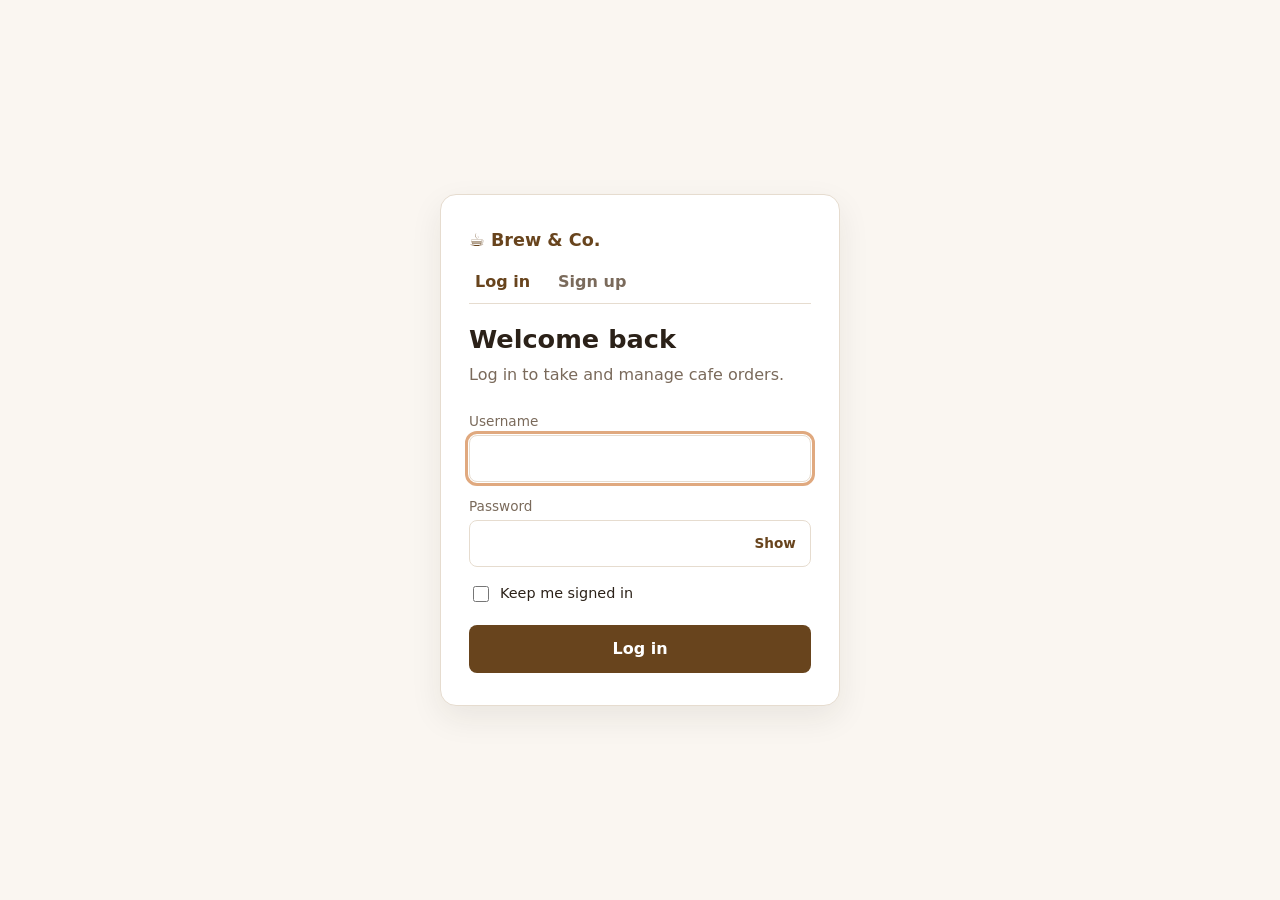
<file: frontend/index.html>
<!DOCTYPE html>
<html lang="en">
<head>
  <meta charset="UTF-8">
  <meta name="viewport" content="width=device-width, initial-scale=1">
  <title>Brew &amp; Co. &mdash; Order</title>
  <link rel="stylesheet" href="css/style.css">
  <script src="js/auth.js"></script>
</head>
<body>
  <header class="topbar">
    <div class="brand">&#9749; Brew &amp; Co.</div>
    <nav>
      <a href="index.html" class="active">New Order</a>
      <a href="orders.html" id="navOrderQueue" style="display: none;">Order Queue</a>
    </nav>
    <span id="modeBadge" class="badge"></span>
  </header>

  <main class="layout">
    <section>
      <h1>Menu</h1>
      <div id="filters" class="chips"></div>
      <div id="menuGrid" class="grid"><p class="empty">Loading menu&hellip;</p></div>
      
      <!-- Admin-only section -->
      <div id="adminMenuSection" style="margin-top: 2rem; display: none;">
        <h2>Add Item to Menu (Admin Only)</h2>
        <form id="addMenuItemForm" style="display: flex; gap: 0.5rem; flex-wrap: wrap; margin-top: 1rem;">
          <input id="itemNameInput" type="text" placeholder="Item Name" required style="padding: 0.5rem; border-radius: 6px; border: 1px solid var(--line);">
          <input id="itemPriceInput" type="number" step="0.01" placeholder="Price" required style="padding: 0.5rem; border-radius: 6px; border: 1px solid var(--line);">
          <select id="itemCategorySelect" style="padding: 0.5rem; border-radius: 6px; border: 1px solid var(--line);">
            <option value="Coffee">Coffee</option>
            <option value="Non-Coffee">Non-Coffee</option>
            <option value="Pastry">Pastry</option>
          </select>
          <button type="submit" class="btn">Add Item</button>
        </form>
      </div>
    </section>

    <aside class="panel">
      <h2>Current order</h2>
      <form id="orderForm" novalidate>
        <label for="customerName">Customer name</label>
        <input id="customerName" type="text" maxlength="60" placeholder="e.g. Ana" autocomplete="off" required>
        <div id="cartList"></div>
        <div class="total"><span>Total</span><strong id="cartTotal">&#8369;0.00</strong></div>
        <button id="placeBtn" class="btn wide" type="submit" disabled>Place order</button>
      </form>

      <!-- Customer Track Receipt Section -->
      <div id="customerReceiptSection" style="margin-top: 2rem; border-top: 1px solid var(--line); padding-top: 1.5rem; display: none;">
        <h2>My Active Orders</h2>
        <div id="receiptList"></div>
      </div>
    </aside>
  </main>

  <footer class="foot">Cafe Order Management System <span id="version"></span></footer>
  <div id="toast" class="toast" role="status" aria-live="polite"></div>

  <script src="js/config.js"></script>
  <script src="js/api.js"></script>
  <script src="js/menu.js"></script>
</body>
</html>
</file>
<file: frontend/css/style.css>
:root {
  --bg: #faf6f1;
  --surface: #ffffff;
  --ink: #2b2118;
  --muted: #7a6a5b;
  --accent: #68441d;
  --accent-dark: #68441d;
  --line: #e6dccf;
  --ok: #2f7d4f;
  --warn: #b7791f;
  --bad: #b3372c;
}
* { box-sizing: border-box; }
body {
  margin: 0; background: var(--bg); color: var(--ink);
  font: 16px/1.5 system-ui, -apple-system, "Segoe UI", Roboto, sans-serif;
}
h1 { font-size: 1.6rem; margin: 0 0 .75rem; }
h2 { font-size: 1.2rem; margin: 0 0 1rem; }
h3 { margin: 0; font-size: 1.05rem; }

.topbar {
  display: flex; align-items: center; gap: 1.25rem; flex-wrap: wrap;
  padding: .8rem 1.5rem; background: var(--ink); color: #fff;
}
.brand { font-weight: 700; font-size: 1.2rem; }
.topbar nav { display: flex; gap: .25rem; flex: 1; }
.topbar nav a {
  color: #e9dccd; text-decoration: none; padding: .4rem .8rem; border-radius: 6px;
}
.topbar nav a.active, .topbar nav a:hover { background: rgba(255,255,255,.14); color: #fff; }
.badge { font-size: .78rem; padding: .25rem .6rem; border-radius: 999px; }
.badge-demo { background: #f3d9a4; color: #5a3d00; }
.badge-live { background: #bfe5cc; color: #14472a; }

.layout {
  display: grid; grid-template-columns: 1fr 340px; gap: 1.5rem;
  max-width: 1100px; margin: 1.5rem auto; padding: 0 1rem;
}
.single { max-width: 820px; margin: 1.5rem auto; padding: 0 1rem; }

.chips { display: flex; flex-wrap: wrap; gap: .5rem; margin-bottom: 1rem; }
.chip {
  border: 1px solid var(--line); background: var(--surface); color: var(--ink);
  padding: .35rem .9rem; border-radius: 999px; cursor: pointer; font: inherit;
}
.chip.active { background: var(--accent); border-color: var(--accent); color: #fff; }

.grid { display: grid; grid-template-columns: repeat(auto-fill, minmax(190px, 1fr)); gap: 1rem; }
.card {
  background: var(--surface); border: 1px solid var(--line); border-radius: 12px;
  padding: 1rem; display: flex; flex-direction: column; gap: .35rem;
}
.card.soldout { opacity: .55; }
.cat { font-size: .75rem; text-transform: uppercase; letter-spacing: .06em; color: var(--muted); }
.price { margin: 0 0 .5rem; color: var(--accent); font-weight: 600; }

.btn {
  background: var(--accent); color: #fff; border: 0; border-radius: 8px;
  padding: .55rem 1rem; font: inherit; font-weight: 600; cursor: pointer;
}
.btn:hover:not(:disabled) { background: var(--accent-dark); }
.btn:disabled { background: #cdbfb2; cursor: not-allowed; }
.btn.ghost { background: transparent; color: var(--bad); border: 1px solid var(--bad); }
.btn.ghost:hover:not(:disabled) { background: #fbeceb; }
.btn.wide { width: 100%; padding: .75rem; }
.btn:focus-visible, .chip:focus-visible, input:focus-visible { outline: 3px solid #e0a97f; outline-offset: 2px; }

.panel {
  background: var(--surface); border: 1px solid var(--line); border-radius: 12px;
  padding: 1.25rem; align-self: start; position: sticky; top: 1rem;
}
label { display: block; font-size: .85rem; color: var(--muted); margin-bottom: .25rem; }
input[type=text] {
  width: 100%; padding: .6rem .75rem; border: 1px solid var(--line); border-radius: 8px;
  font: inherit; margin-bottom: 1rem;
}
.cart-row {
  display: grid; grid-template-columns: 1fr auto 70px; gap: .5rem; align-items: center;
  padding: .6rem 0; border-bottom: 1px solid var(--line);
}
.cart-row small { color: var(--muted); }
.qty { display: flex; align-items: center; gap: .4rem; }
.qty button {
  width: 28px; height: 28px; border-radius: 50%; border: 1px solid var(--line);
  background: var(--bg); cursor: pointer; font-size: 1rem; line-height: 1;
}
.sub { text-align: right; font-weight: 600; }
.total { display: flex; justify-content: space-between; margin: 1rem 0; font-size: 1.15rem; }
.empty { color: var(--muted); text-align: center; padding: 1.25rem .5rem; }

.orders { display: grid; gap: 1rem; }
.order { background: var(--surface); border: 1px solid var(--line); border-radius: 12px; padding: 1rem 1.25rem; }
.order header { display: flex; justify-content: space-between; align-items: center; margin-bottom: .5rem; }
.order ul { list-style: none; margin: 0 0 .75rem; padding: 0; }
.order li { display: flex; justify-content: space-between; padding: .15rem 0; }
.order footer { display: flex; flex-wrap: wrap; align-items: center; gap: .75rem; border-top: 1px solid var(--line); padding-top: .75rem; }
.order footer small { color: var(--muted); flex: 1; }
.actions { display: flex; gap: .5rem; }
.status { font-size: .75rem; font-weight: 700; padding: .2rem .65rem; border-radius: 999px; background: #eee; }
.s-PENDING { background: #fdebc8; color: #7a4e00; }
.s-PREPARING { background: #d6e6f7; color: #1b4a7a; }
.s-READY { background: #c9ecd6; color: #14472a; }
.s-COMPLETED { background: #e3e0dc; color: #4a4239; }
.s-CANCELLED { background: #f7d4d0; color: #7a1f17; }

.foot { text-align: center; color: var(--muted); font-size: .85rem; padding: 2rem 1rem; }

.toast {
  position: fixed; left: 50%; bottom: 1.5rem; transform: translate(-50%, 150%);
  background: var(--ink); color: #fff; padding: .75rem 1.25rem; border-radius: 10px;
  transition: transform .25s ease; max-width: 90vw;
}
.toast.show { transform: translate(-50%, 0); }
.toast.error { background: var(--bad); }

@media (max-width: 820px) {
  .layout { grid-template-columns: 1fr; }
  .panel { position: static; }
}
</file>
<file: frontend/css/login.css>
/* Styles for login.html. Uses the colors from style.css, so it always matches your theme. */

.login-body { min-height: 100vh; display: flex; flex-direction: column; }

.login-wrap {
  flex: 1; display: grid; place-items: center;
  padding: 2rem 1rem;
}

.login-card {
  width: 100%; max-width: 400px;
  background: var(--surface); border: 1px solid var(--line); border-radius: 16px;
  padding: 2rem 1.75rem;
  box-shadow: 0 12px 32px rgba(43, 33, 24, .08);
}

.login-brand { font-weight: 700; font-size: 1.1rem; color: var(--accent); margin-bottom: 1rem; }
.login-card h1 { margin: 0 0 .25rem; }
.login-sub { margin: 0 0 1.5rem; color: var(--muted); }

.login-card label { margin-top: .9rem; }
.login-card input[type=text],
.login-card input[type=password] {
  width: 100%; padding: .65rem .8rem; margin: 0;
  border: 1px solid var(--line); border-radius: 8px;
  font: inherit; background: #fff; color: var(--ink);
}
.login-card input:focus-visible { outline: 3px solid #e0a97f; outline-offset: 1px; }

.pw-row { position: relative; }
.pw-row input { padding-right: 4.5rem; }
.pw-toggle {
  position: absolute; right: .35rem; top: 50%; transform: translateY(-50%);
  background: transparent; border: 0; color: var(--accent);
  font: inherit; font-size: .85rem; font-weight: 600; cursor: pointer;
  padding: .35rem .6rem; border-radius: 6px;
}
.pw-toggle:hover { background: var(--bg); }

.login-card .check {
  display: flex; align-items: center; gap: .5rem;
  margin: 1rem 0 1.25rem; font-size: .9rem; color: var(--ink); cursor: pointer;
}
.login-card .check input { width: 1rem; height: 1rem; accent-color: var(--accent); }

.form-error {
  margin: 0 0 1rem; padding: .6rem .8rem; border-radius: 8px;
  background: #fbeceb; color: var(--bad); font-size: .9rem;
  border: 1px solid #f0c9c5;
}
.form-error[hidden] { display: none; }

.demo {
  margin-top: 1.5rem; padding-top: 1.25rem; border-top: 1px solid var(--line);
  font-size: .85rem; color: var(--muted);
}
.demo p { margin: 0 0 .5rem; font-weight: 600; color: var(--ink); }
.demo ul { list-style: none; margin: 0; padding: 0; display: grid; gap: .4rem; }
.demo li { display: flex; justify-content: space-between; align-items: center; gap: .5rem; }
.demo span { font-family: ui-monospace, Consolas, monospace; font-size: .8rem; }
.use-btn {
  background: var(--bg); border: 1px solid var(--line); color: var(--accent);
  border-radius: 6px; padding: .2rem .65rem; font: inherit; font-size: .8rem; font-weight: 600; cursor: pointer;
}
.use-btn:hover { background: #f1e8dc; }
.demo small { display: block; margin-top: .75rem; line-height: 1.4; }
</file>
